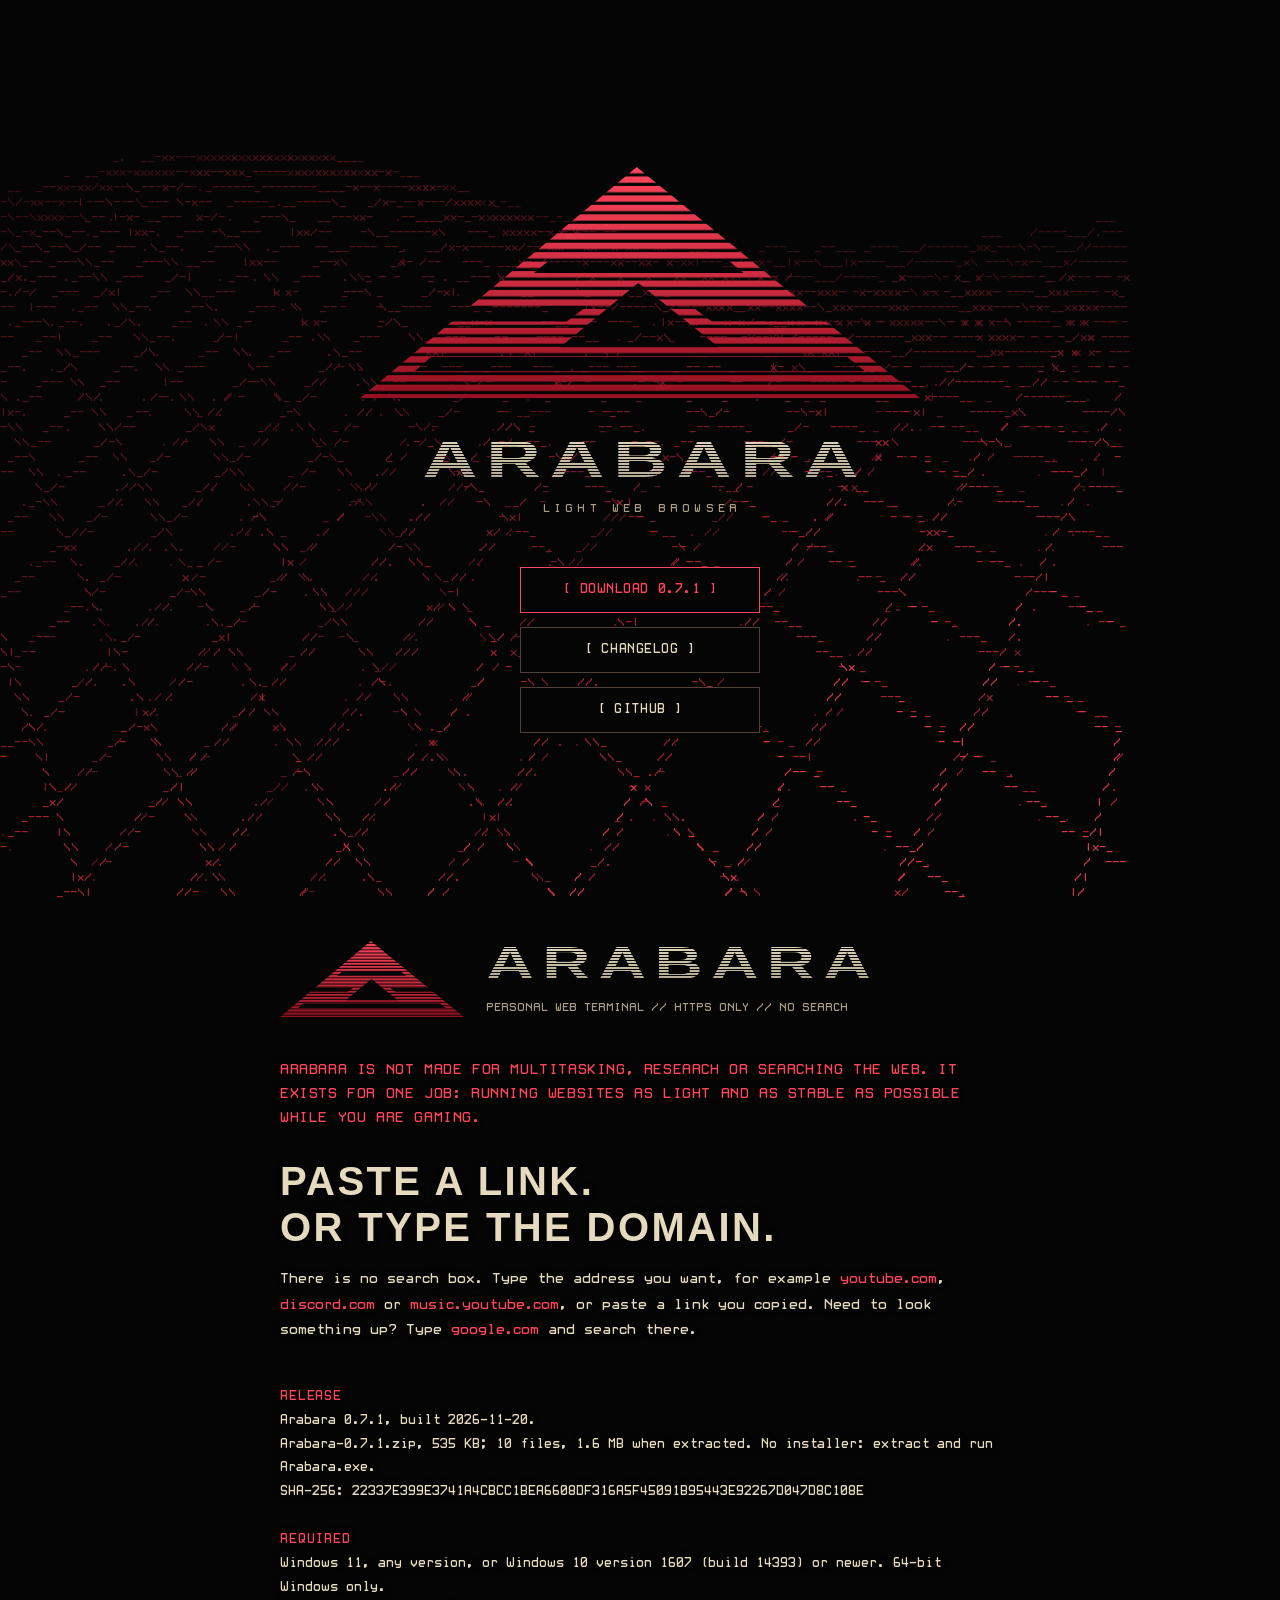
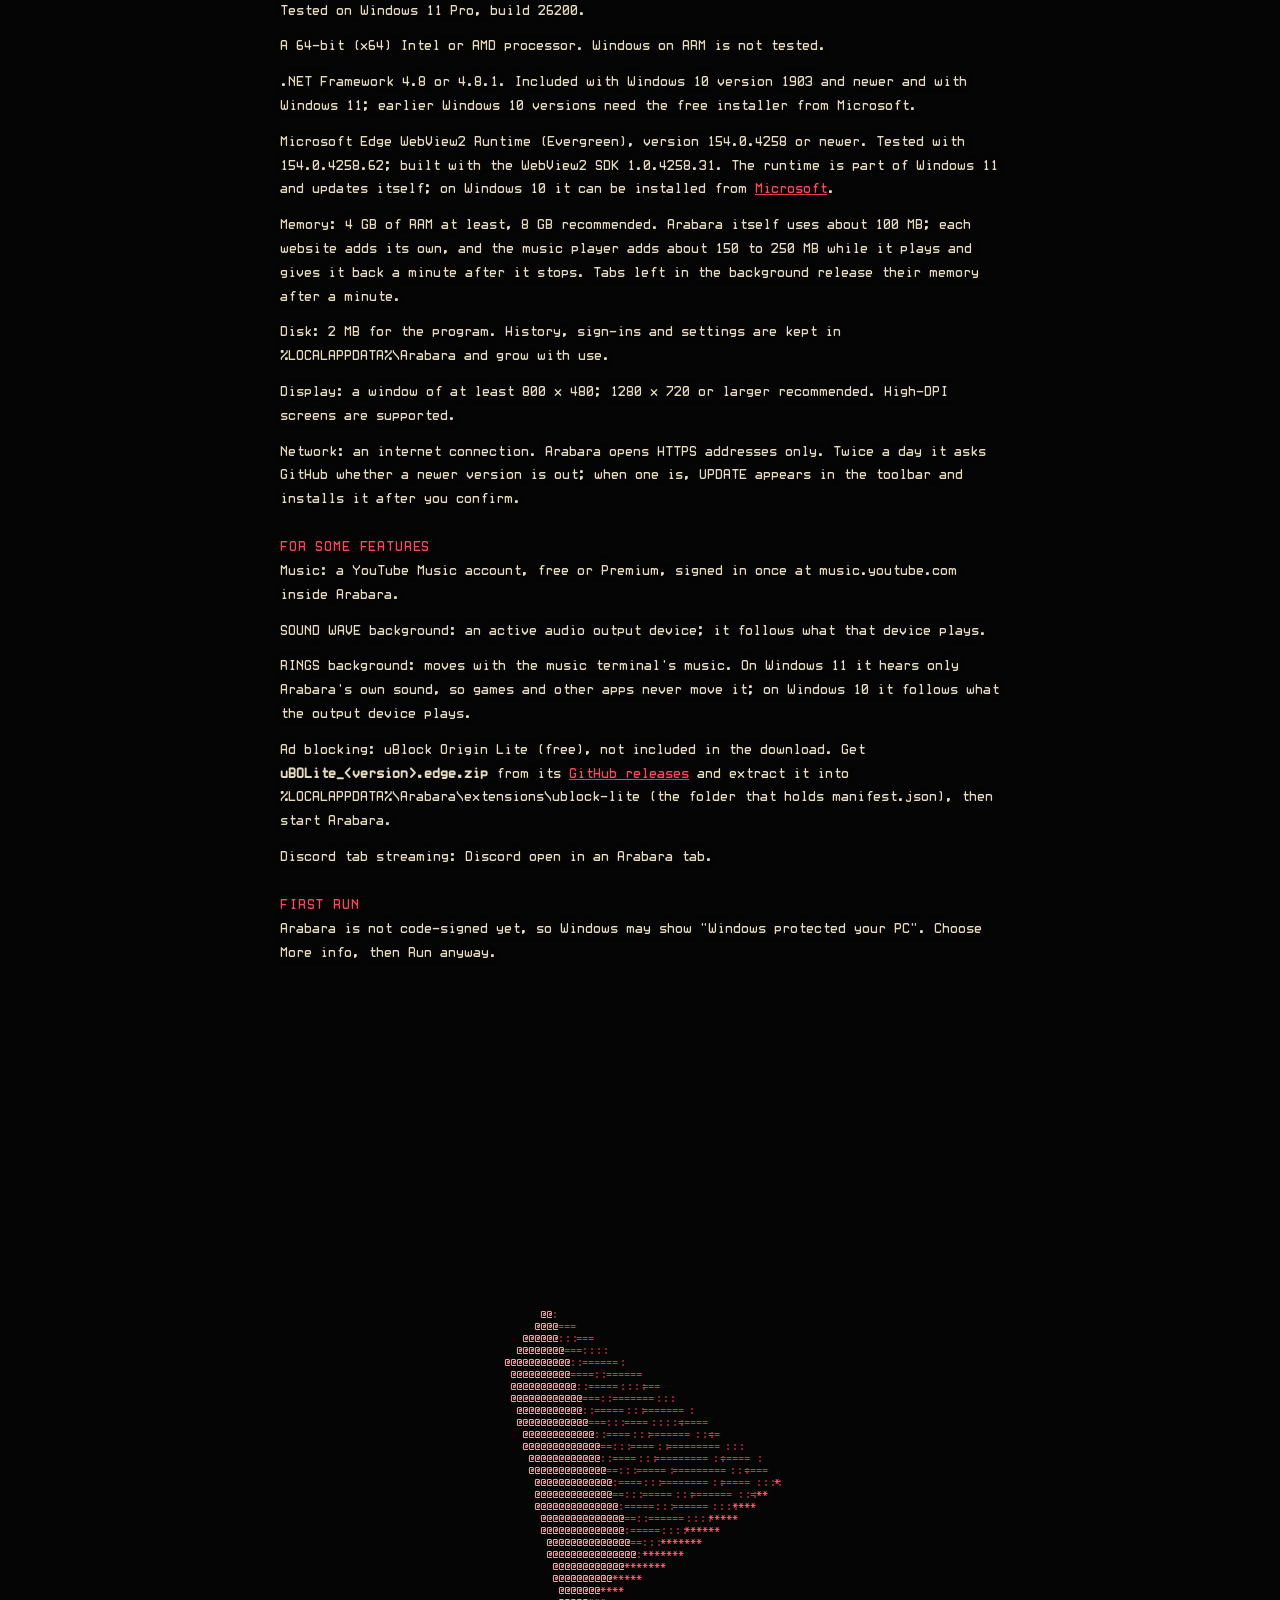
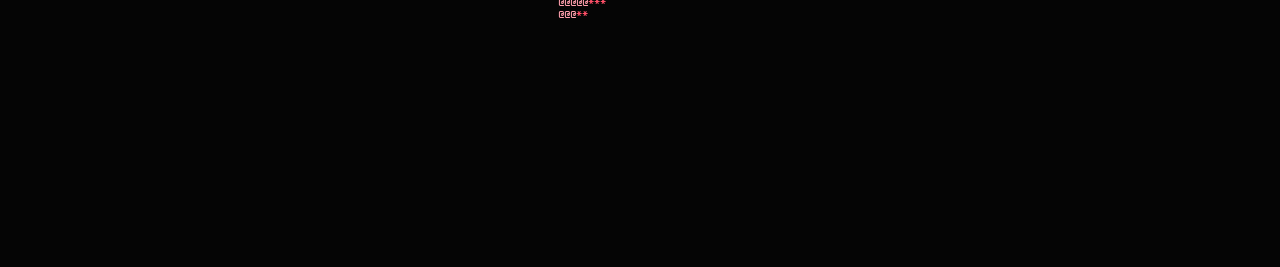
<file: site/index.html>
<!doctype html>
<html lang="en">
<head>
<meta charset="utf-8">
<meta name="viewport" content="width=device-width, initial-scale=1">
<title>Arabara</title>
<meta name="description" content="Download Arabara, a personal web terminal for Windows built on WebView2.">
<meta name="theme-color" content="#050505">
<link rel="icon" href="favicon.ico">
<link rel="stylesheet" href="style.css">
</head>
<body>
<canvas id="wave" class="backdrop" aria-hidden="true"></canvas>

<main>
  <section class="hero">
    <div class="hero-brand">
      <svg class="mark mark-wide" viewBox="0 0 1111 880" preserveAspectRatio="none" aria-hidden="true">
        <use href="#mark"/>
      </svg>
      <p class="hero-name" role="heading" aria-level="1">ARABARA</p>
      <p class="hero-kind">LIGHT WEB BROWSER</p>
    </div>
    <div class="actions">
      <a class="button primary" href="downloads/Arabara-0.7.1.zip" download>[ DOWNLOAD 0.7.1 ]</a>
      <a class="button" href="changelog.html">[ CHANGELOG ]</a>
      <a class="button" href="https://github.com/ruptav1/ArabaraWebBrowser" rel="noopener">[ GITHUB ]</a>
    </div>
  </section>

  <section class="about" id="about" aria-labelledby="name">
    <div class="lockup">
      <svg class="mark mark-small" viewBox="0 0 1111 880" preserveAspectRatio="none" aria-hidden="true"><use href="#mark"/></svg>
      <div>
        <h2 id="name" class="wordmark">ARABARA</h2>
        <p class="tagline">PERSONAL WEB TERMINAL // HTTPS ONLY // NO SEARCH</p>
      </div>
    </div>

    <div class="notice">
      <p class="purpose">ARABARA IS NOT MADE FOR MULTITASKING, RESEARCH OR SEARCHING THE WEB. IT EXISTS FOR ONE JOB: RUNNING WEBSITES AS LIGHT AND AS STABLE AS POSSIBLE WHILE YOU ARE GAMING.</p>
      <p class="paste">PASTE A LINK.<br>OR TYPE THE DOMAIN.</p>
      <p class="how">There is no search box. Type the address you want, for example <b>youtube.com</b>, <b>discord.com</b> or <b>music.youtube.com</b>, or paste a link you copied. Need to look something up? Type <b>google.com</b> and search there.</p>
    </div>

    <div class="spec">
      <h2>RELEASE</h2>
      <p>Arabara 0.7.1, built 2026-11-20.<br>
      <span id="package">Arabara-0.7.1.zip, 535 KB; 10 files, 1.6 MB when extracted</span>. No installer: extract and run Arabara.exe.<br>
      SHA-256: <span id="sha">22337E399E3741A4CBCC1BEA6608DF316A5F45091B95443E92267D047D8C108E</span></p>

      <h2>REQUIRED</h2>
      <p>Windows 11, any version, or Windows 10 version 1607 (build 14393) or newer. 64-bit Windows only.<br>
      Tested on Windows 11 Pro, build 26200.</p>
      <p>A 64-bit (x64) Intel or AMD processor. Windows on ARM is not tested.</p>
      <p>.NET Framework 4.8 or 4.8.1. Included with Windows 10 version 1903 and newer and with Windows 11; earlier Windows 10 versions need the free installer from Microsoft.</p>
      <p>Microsoft Edge WebView2 Runtime (Evergreen), version 154.0.4258 or newer. Tested with 154.0.4258.62; built with the WebView2 SDK 1.0.4258.31. The runtime is part of Windows 11 and updates itself; on Windows 10 it can be installed from <a href="https://developer.microsoft.com/microsoft-edge/webview2/" rel="noopener">Microsoft</a>.</p>
      <p>Memory: 4 GB of RAM at least, 8 GB recommended. Arabara itself uses about 100 MB; each website adds its own, and the music player adds about 150 to 250 MB while it plays and gives it back a minute after it stops. Tabs left in the background release their memory after a minute.</p>
      <p>Disk: 2 MB for the program. History, sign-ins and settings are kept in %LOCALAPPDATA%\Arabara and grow with use.</p>
      <p>Display: a window of at least 800 x 480; 1280 x 720 or larger recommended. High-DPI screens are supported.</p>
      <p>Network: an internet connection. Arabara opens HTTPS addresses only. Twice a day it asks GitHub whether a newer version is out; when one is, UPDATE appears in the toolbar and installs it after you confirm.</p>

      <h2>FOR SOME FEATURES</h2>
      <p>Music: a YouTube Music account, free or Premium, signed in once at music.youtube.com inside Arabara.</p>
      <p>SOUND WAVE background: an active audio output device; it follows what that device plays.</p>
      <p>RINGS background: moves with the music terminal's music. On Windows 11 it hears only Arabara's own sound, so games and other apps never move it; on Windows 10 it follows what the output device plays.</p>
      <p>Ad blocking: uBlock Origin Lite (free), not included in the download. Get <b>uBOLite_&lt;version&gt;.edge.zip</b> from its <a href="https://github.com/uBlockOrigin/uBOL-home/releases" rel="noopener">GitHub releases</a> and extract it into %LOCALAPPDATA%\Arabara\extensions\ublock-lite (the folder that holds manifest.json), then start Arabara.</p>
      <p>Discord tab streaming: Discord open in an Arabara tab.</p>

      <h2>FIRST RUN</h2>
      <p>Arabara is not code-signed yet, so Windows may show "Windows protected your PC". Choose More info, then Run anyway.</p>
    </div>
  </section>

  <section class="spin" id="spin" aria-label="Spinning Arabara mark">
    <canvas id="mark3d" aria-hidden="true"></canvas>
  </section>
</main>

<svg width="0" height="0" style="position:absolute" aria-hidden="true">
  <defs>
    <linearGradient id="markInk" x1="0" y1="0" x2="0" y2="1">
      <stop offset="0" stop-color="#ff465c"/>
      <stop offset="1" stop-color="#961022"/>
    </linearGradient>
    <pattern id="markStripes" width="1111" height="36" patternUnits="userSpaceOnUse">
      <rect width="1111" height="24" fill="#fff"/>
    </pattern>
    <mask id="markMask">
      <rect width="1111" height="880" fill="url(#markStripes)"/>
      <polygon fill="#000" points="109,776 1001,776 967,723 141,723"/>
      <polygon fill="#000" points="-400,588 410,588 443,540 -400,540"/>
      <polygon fill="#000" points="698,588 1500,588 1500,540 665,540"/>
      <polygon fill="#000" points="397,686 712,686 552,441"/>
      <polygon fill="#000" points="345,403 761,403 728,351 378,351"/>
    </mask>
    <g id="mark"><polygon points="0,880 1111,880 549,0" fill="url(#markInk)" mask="url(#markMask)"/></g>
  </defs>
</svg>
<script src="wave.js"></script>
<script src="mark.js"></script>
</body>
</html>
</file>
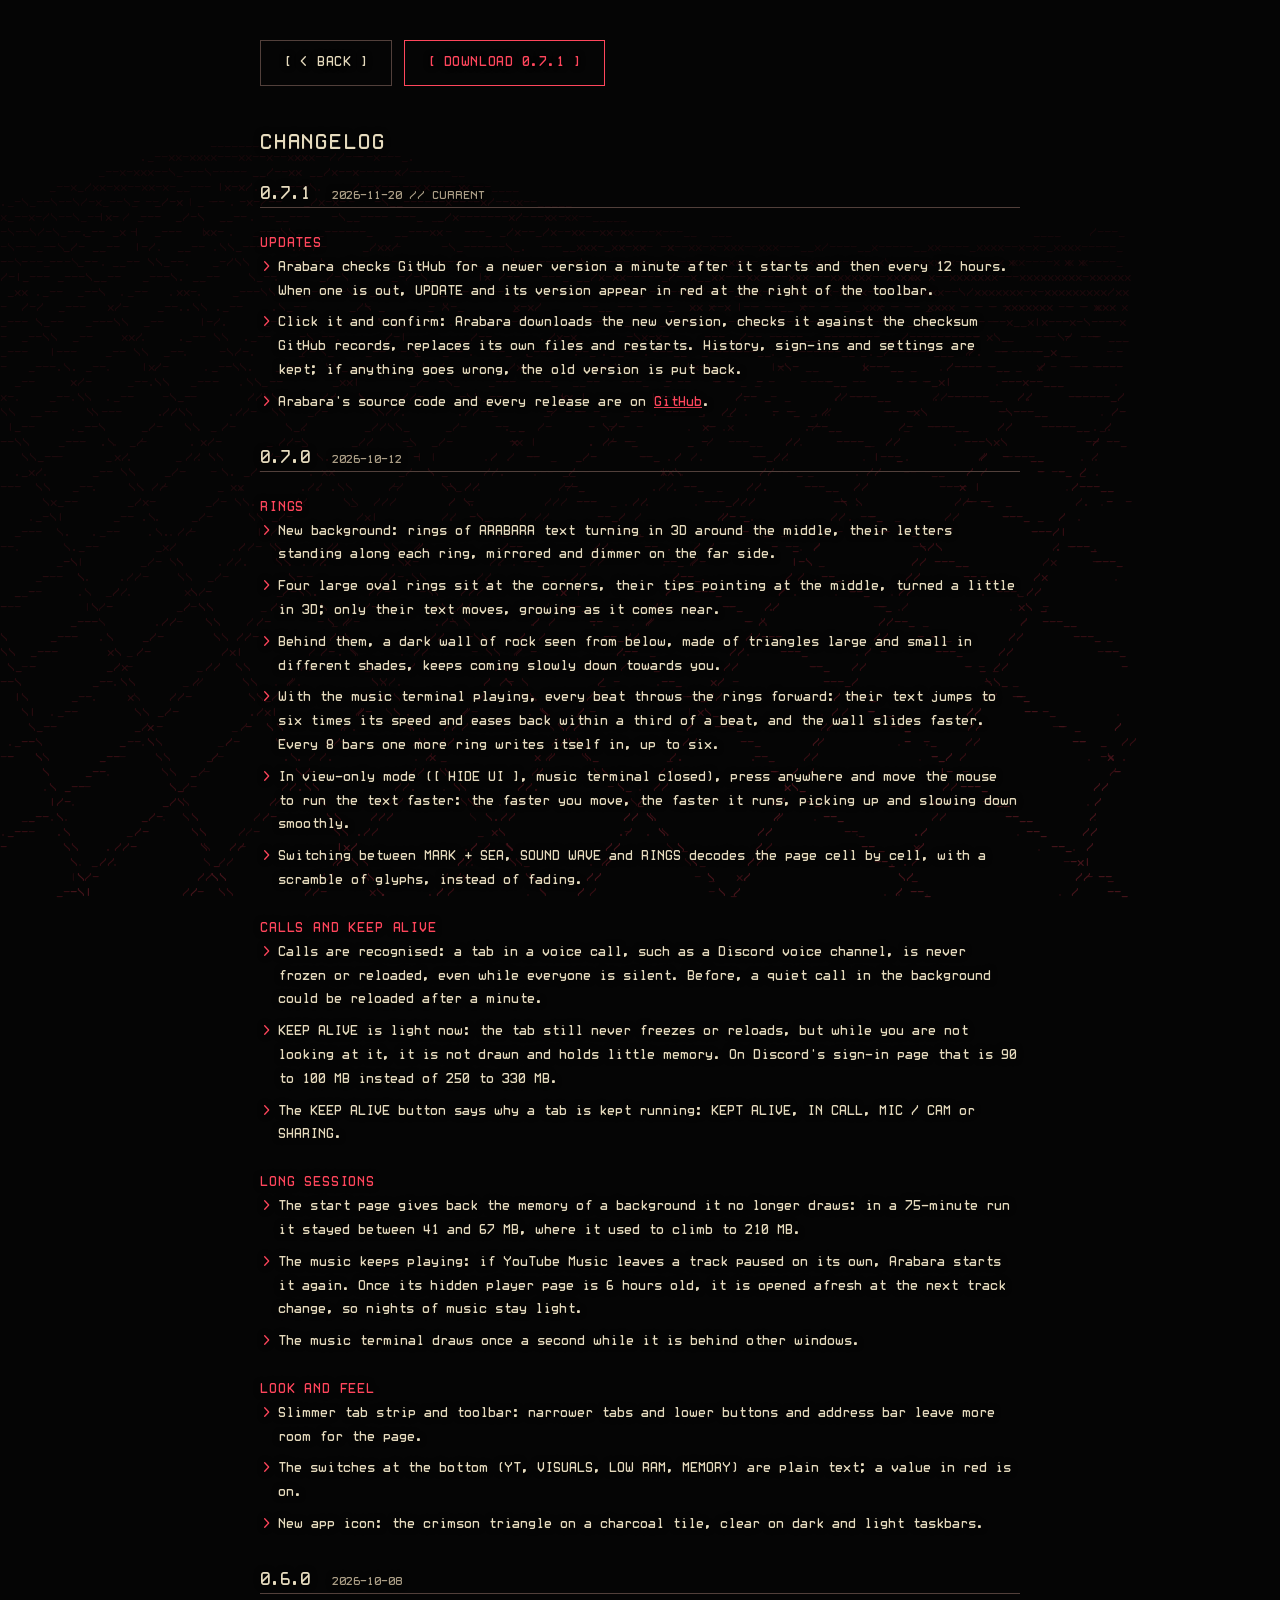
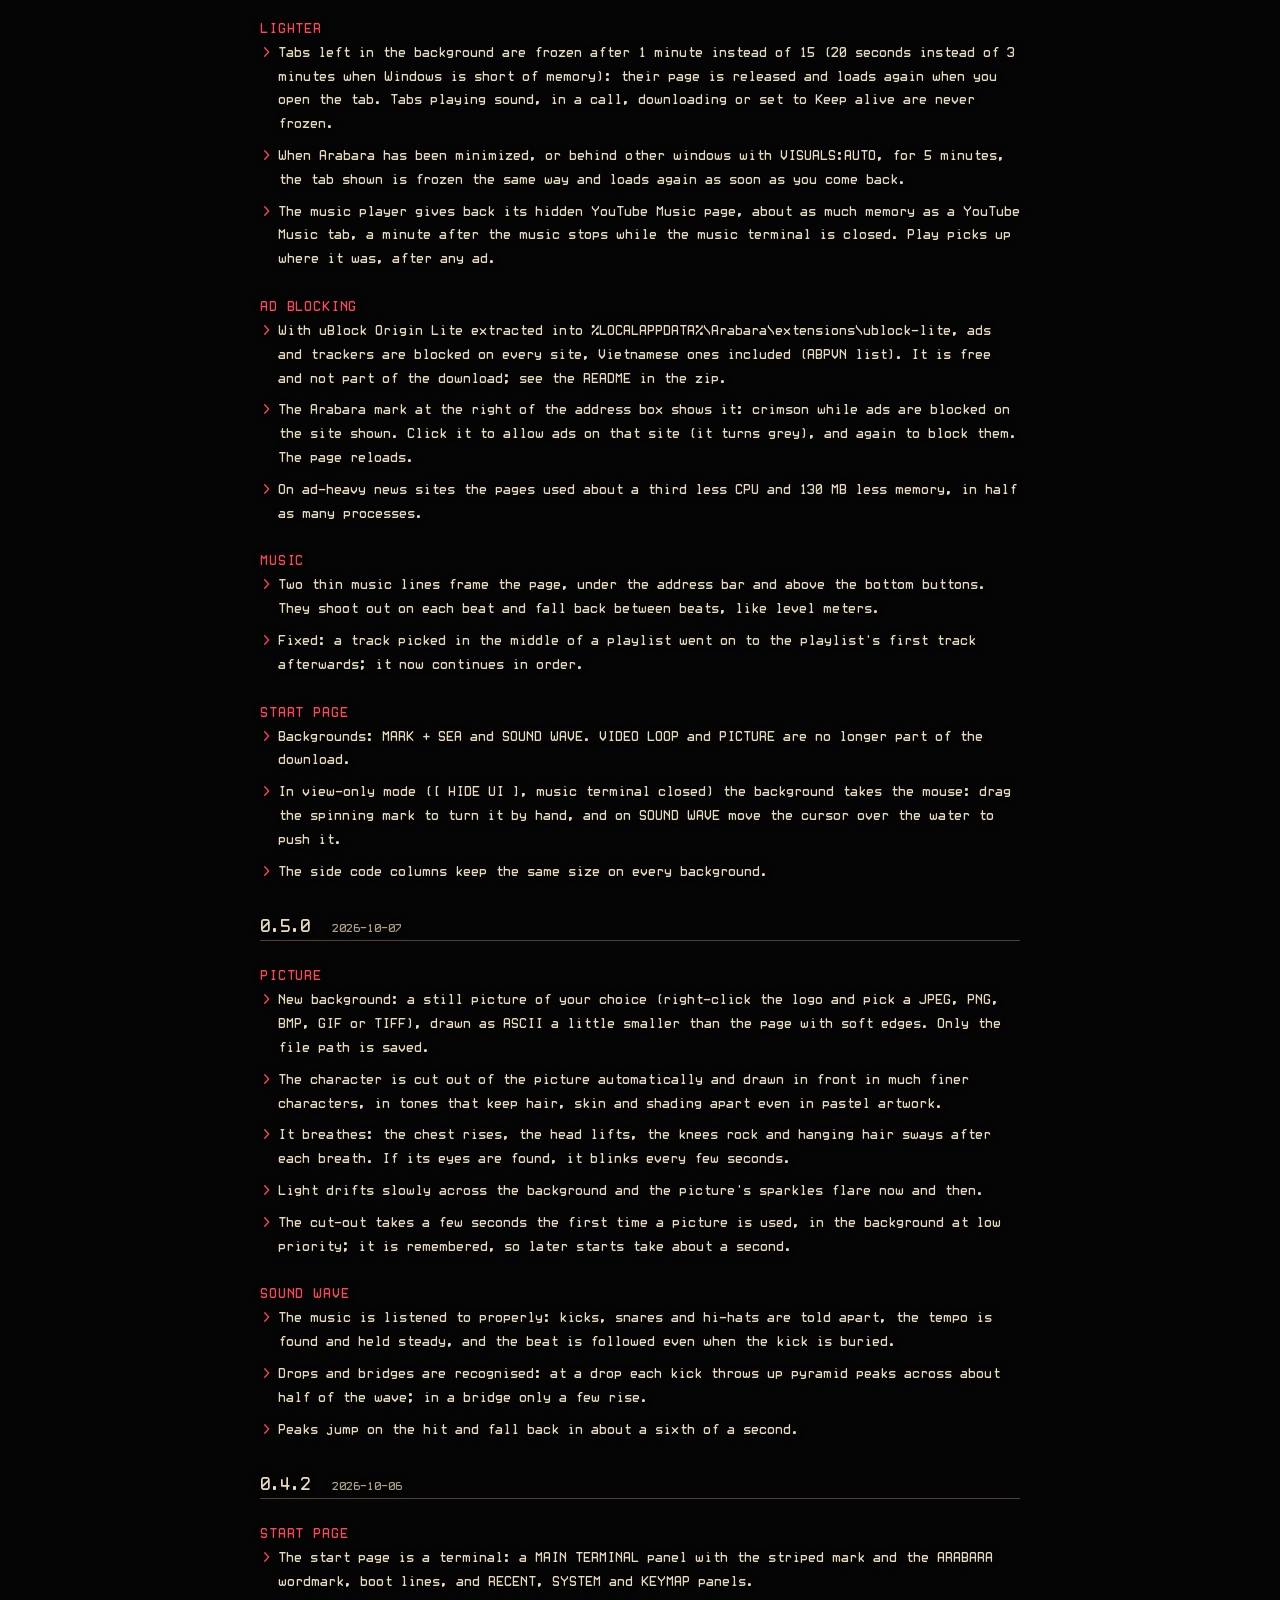
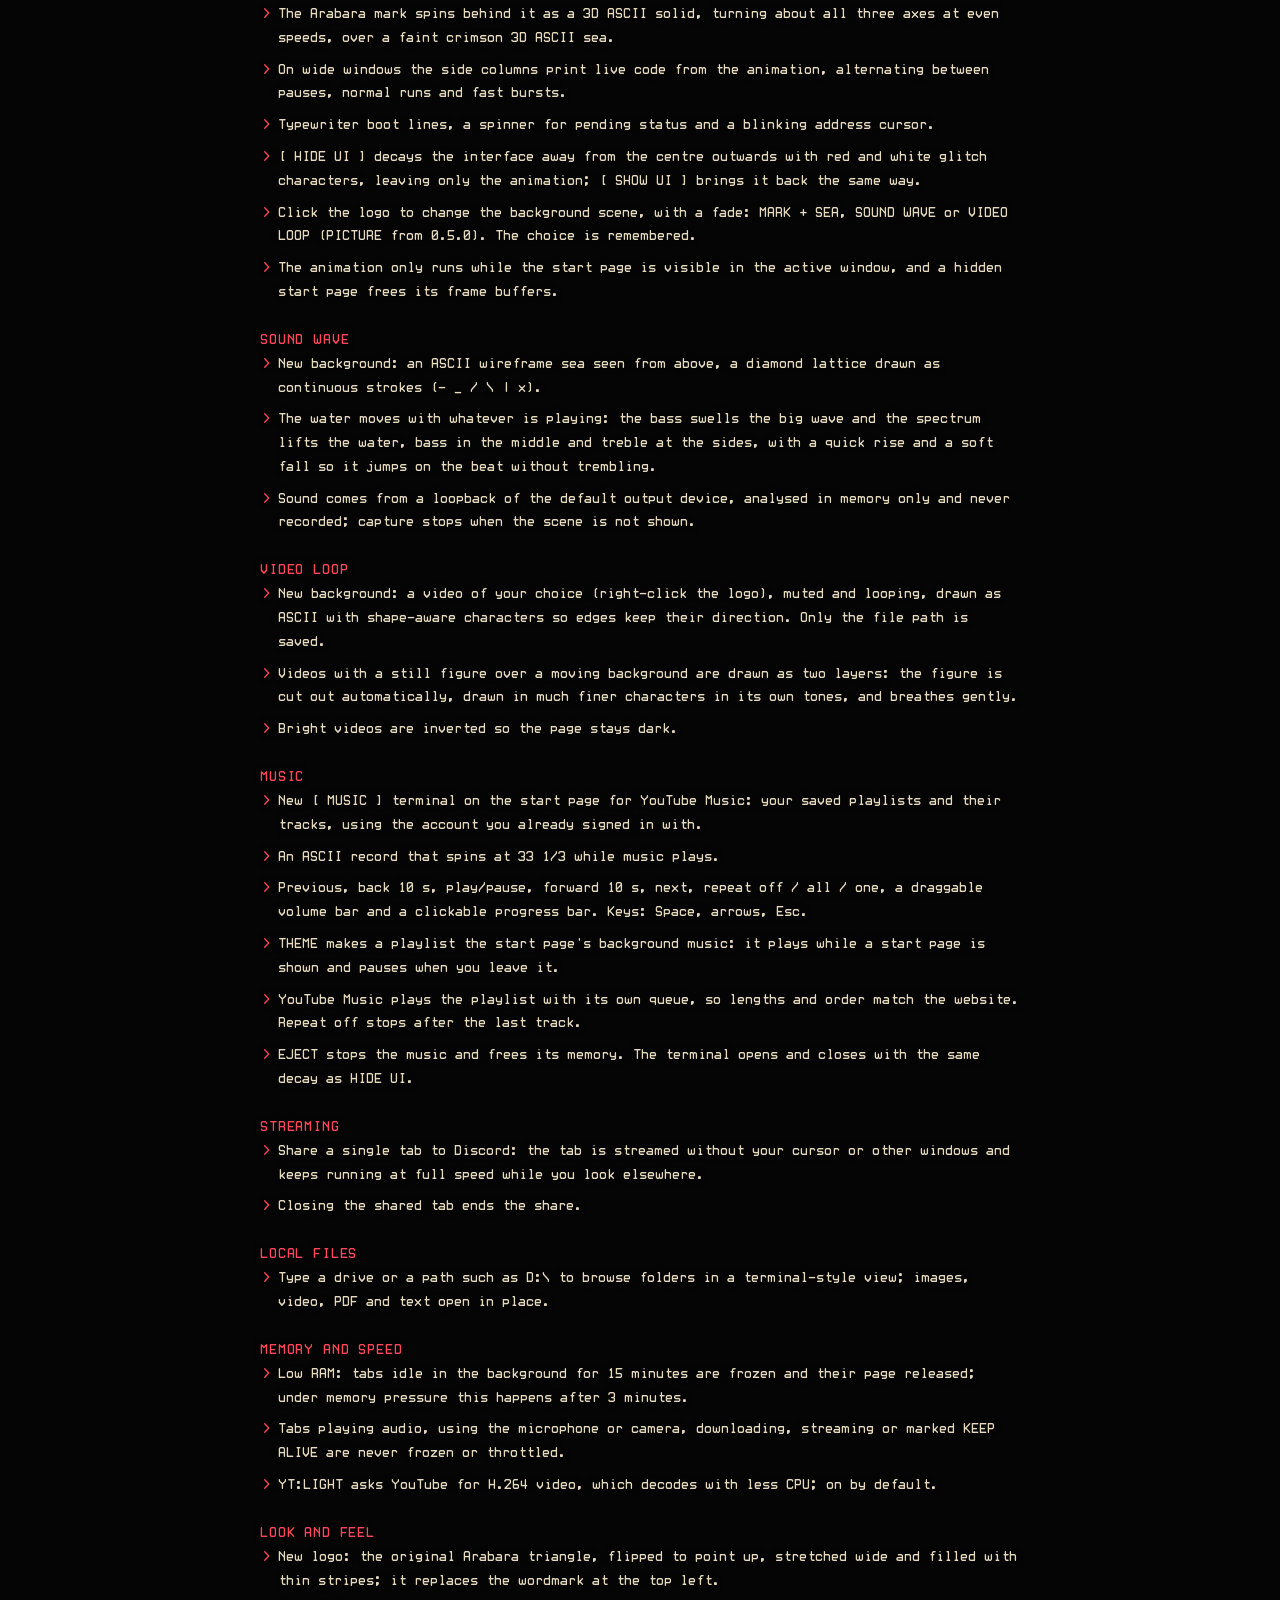
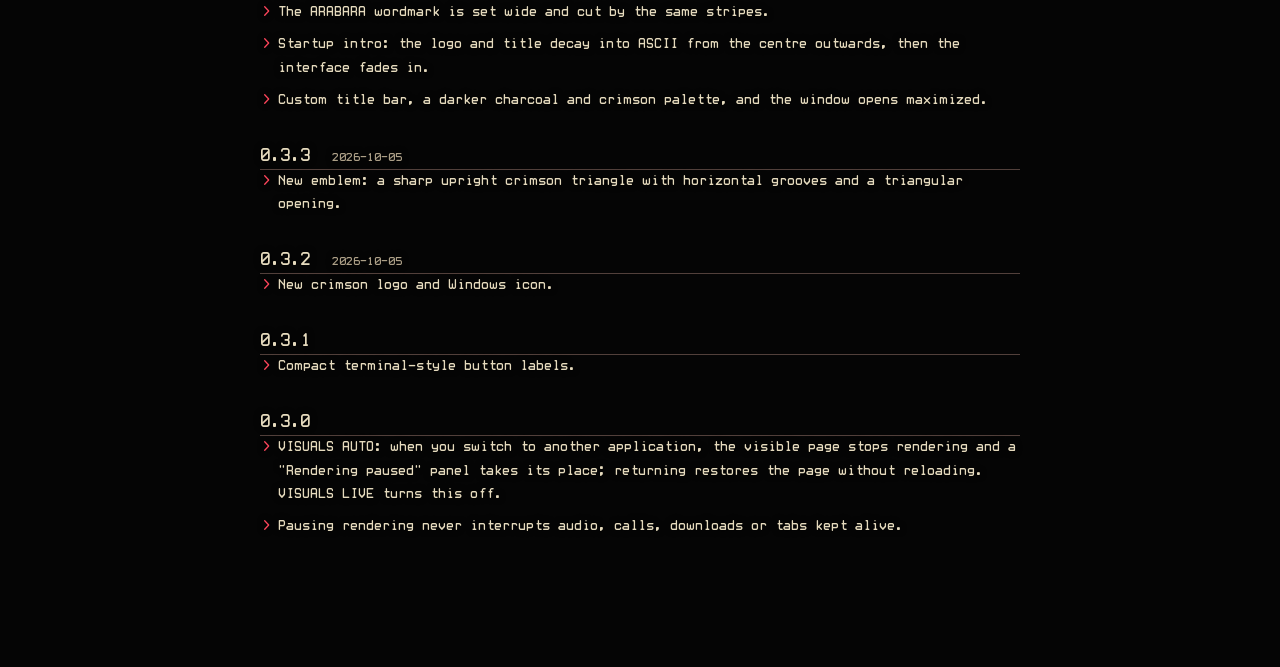
<file: site/changelog.html>
<!doctype html>
<html lang="en">
<head>
<meta charset="utf-8">
<meta name="viewport" content="width=device-width, initial-scale=1">
<title>Arabara Changelog</title>
<meta name="description" content="Everything that changed in each Arabara release.">
<meta name="theme-color" content="#050505">
<link rel="icon" href="favicon.ico">
<link rel="stylesheet" href="style.css">
</head>
<body>
<canvas id="wave" class="backdrop" aria-hidden="true"></canvas>

<main class="log">
  <nav><a class="button" href="index.html">[ &lt; BACK ]</a> <a class="button primary" href="downloads/Arabara-0.7.1.zip" download>[ DOWNLOAD 0.7.1 ]</a></nav>
  <h1>CHANGELOG</h1>

  <article>
    <h2>0.7.1 <span class="date">2026-11-20 // CURRENT</span></h2>

    <h3>UPDATES</h3>
    <ul>
      <li>Arabara checks GitHub for a newer version a minute after it starts and then every 12 hours. When one is out, UPDATE and its version appear in red at the right of the toolbar.</li>
      <li>Click it and confirm: Arabara downloads the new version, checks it against the checksum GitHub records, replaces its own files and restarts. History, sign-ins and settings are kept; if anything goes wrong, the old version is put back.</li>
      <li>Arabara's source code and every release are on <a href="https://github.com/ruptav1/ArabaraWebBrowser" rel="noopener">GitHub</a>.</li>
    </ul>
  </article>

  <article>
    <h2>0.7.0 <span class="date">2026-10-12</span></h2>

    <h3>RINGS</h3>
    <ul>
      <li>New background: rings of ARABARA text turning in 3D around the middle, their letters standing along each ring, mirrored and dimmer on the far side.</li>
      <li>Four large oval rings sit at the corners, their tips pointing at the middle, turned a little in 3D; only their text moves, growing as it comes near.</li>
      <li>Behind them, a dark wall of rock seen from below, made of triangles large and small in different shades, keeps coming slowly down towards you.</li>
      <li>With the music terminal playing, every beat throws the rings forward: their text jumps to six times its speed and eases back within a third of a beat, and the wall slides faster. Every 8 bars one more ring writes itself in, up to six.</li>
      <li>In view-only mode ([ HIDE UI ], music terminal closed), press anywhere and move the mouse to run the text faster: the faster you move, the faster it runs, picking up and slowing down smoothly.</li>
      <li>Switching between MARK + SEA, SOUND WAVE and RINGS decodes the page cell by cell, with a scramble of glyphs, instead of fading.</li>
    </ul>

    <h3>CALLS AND KEEP ALIVE</h3>
    <ul>
      <li>Calls are recognised: a tab in a voice call, such as a Discord voice channel, is never frozen or reloaded, even while everyone is silent. Before, a quiet call in the background could be reloaded after a minute.</li>
      <li>KEEP ALIVE is light now: the tab still never freezes or reloads, but while you are not looking at it, it is not drawn and holds little memory. On Discord's sign-in page that is 90 to 100 MB instead of 250 to 330 MB.</li>
      <li>The KEEP ALIVE button says why a tab is kept running: KEPT ALIVE, IN CALL, MIC / CAM or SHARING.</li>
    </ul>

    <h3>LONG SESSIONS</h3>
    <ul>
      <li>The start page gives back the memory of a background it no longer draws: in a 75-minute run it stayed between 41 and 67 MB, where it used to climb to 210 MB.</li>
      <li>The music keeps playing: if YouTube Music leaves a track paused on its own, Arabara starts it again. Once its hidden player page is 6 hours old, it is opened afresh at the next track change, so nights of music stay light.</li>
      <li>The music terminal draws once a second while it is behind other windows.</li>
    </ul>

    <h3>LOOK AND FEEL</h3>
    <ul>
      <li>Slimmer tab strip and toolbar: narrower tabs and lower buttons and address bar leave more room for the page.</li>
      <li>The switches at the bottom (YT, VISUALS, LOW RAM, MEMORY) are plain text; a value in red is on.</li>
      <li>New app icon: the crimson triangle on a charcoal tile, clear on dark and light taskbars.</li>
    </ul>
  </article>

  <article>
    <h2>0.6.0 <span class="date">2026-10-08</span></h2>

    <h3>LIGHTER</h3>
    <ul>
      <li>Tabs left in the background are frozen after 1 minute instead of 15 (20 seconds instead of 3 minutes when Windows is short of memory): their page is released and loads again when you open the tab. Tabs playing sound, in a call, downloading or set to Keep alive are never frozen.</li>
      <li>When Arabara has been minimized, or behind other windows with VISUALS:AUTO, for 5 minutes, the tab shown is frozen the same way and loads again as soon as you come back.</li>
      <li>The music player gives back its hidden YouTube Music page, about as much memory as a YouTube Music tab, a minute after the music stops while the music terminal is closed. Play picks up where it was, after any ad.</li>
    </ul>

    <h3>AD BLOCKING</h3>
    <ul>
      <li>With uBlock Origin Lite extracted into %LOCALAPPDATA%\Arabara\extensions\ublock-lite, ads and trackers are blocked on every site, Vietnamese ones included (ABPVN list). It is free and not part of the download; see the README in the zip.</li>
      <li>The Arabara mark at the right of the address box shows it: crimson while ads are blocked on the site shown. Click it to allow ads on that site (it turns grey), and again to block them. The page reloads.</li>
      <li>On ad-heavy news sites the pages used about a third less CPU and 130 MB less memory, in half as many processes.</li>
    </ul>

    <h3>MUSIC</h3>
    <ul>
      <li>Two thin music lines frame the page, under the address bar and above the bottom buttons. They shoot out on each beat and fall back between beats, like level meters.</li>
      <li>Fixed: a track picked in the middle of a playlist went on to the playlist's first track afterwards; it now continues in order.</li>
    </ul>

    <h3>START PAGE</h3>
    <ul>
      <li>Backgrounds: MARK + SEA and SOUND WAVE. VIDEO LOOP and PICTURE are no longer part of the download.</li>
      <li>In view-only mode ([ HIDE UI ], music terminal closed) the background takes the mouse: drag the spinning mark to turn it by hand, and on SOUND WAVE move the cursor over the water to push it.</li>
      <li>The side code columns keep the same size on every background.</li>
    </ul>
  </article>

  <article>
    <h2>0.5.0 <span class="date">2026-10-07</span></h2>

    <h3>PICTURE</h3>
    <ul>
      <li>New background: a still picture of your choice (right-click the logo and pick a JPEG, PNG, BMP, GIF or TIFF), drawn as ASCII a little smaller than the page with soft edges. Only the file path is saved.</li>
      <li>The character is cut out of the picture automatically and drawn in front in much finer characters, in tones that keep hair, skin and shading apart even in pastel artwork.</li>
      <li>It breathes: the chest rises, the head lifts, the knees rock and hanging hair sways after each breath. If its eyes are found, it blinks every few seconds.</li>
      <li>Light drifts slowly across the background and the picture's sparkles flare now and then.</li>
      <li>The cut-out takes a few seconds the first time a picture is used, in the background at low priority; it is remembered, so later starts take about a second.</li>
    </ul>

    <h3>SOUND WAVE</h3>
    <ul>
      <li>The music is listened to properly: kicks, snares and hi-hats are told apart, the tempo is found and held steady, and the beat is followed even when the kick is buried.</li>
      <li>Drops and bridges are recognised: at a drop each kick throws up pyramid peaks across about half of the wave; in a bridge only a few rise.</li>
      <li>Peaks jump on the hit and fall back in about a sixth of a second.</li>
    </ul>
  </article>

  <article>
    <h2>0.4.2 <span class="date">2026-10-06</span></h2>

    <h3>START PAGE</h3>
    <ul>
      <li>The start page is a terminal: a MAIN TERMINAL panel with the striped mark and the ARABARA wordmark, boot lines, and RECENT, SYSTEM and KEYMAP panels.</li>
      <li>The Arabara mark spins behind it as a 3D ASCII solid, turning about all three axes at even speeds, over a faint crimson 3D ASCII sea.</li>
      <li>On wide windows the side columns print live code from the animation, alternating between pauses, normal runs and fast bursts.</li>
      <li>Typewriter boot lines, a spinner for pending status and a blinking address cursor.</li>
      <li>[ HIDE UI ] decays the interface away from the centre outwards with red and white glitch characters, leaving only the animation; [ SHOW UI ] brings it back the same way.</li>
      <li>Click the logo to change the background scene, with a fade: MARK + SEA, SOUND WAVE or VIDEO LOOP (PICTURE from 0.5.0). The choice is remembered.</li>
      <li>The animation only runs while the start page is visible in the active window, and a hidden start page frees its frame buffers.</li>
    </ul>

    <h3>SOUND WAVE</h3>
    <ul>
      <li>New background: an ASCII wireframe sea seen from above, a diamond lattice drawn as continuous strokes (- _ / \ | x).</li>
      <li>The water moves with whatever is playing: the bass swells the big wave and the spectrum lifts the water, bass in the middle and treble at the sides, with a quick rise and a soft fall so it jumps on the beat without trembling.</li>
      <li>Sound comes from a loopback of the default output device, analysed in memory only and never recorded; capture stops when the scene is not shown.</li>
    </ul>

    <h3>VIDEO LOOP</h3>
    <ul>
      <li>New background: a video of your choice (right-click the logo), muted and looping, drawn as ASCII with shape-aware characters so edges keep their direction. Only the file path is saved.</li>
      <li>Videos with a still figure over a moving background are drawn as two layers: the figure is cut out automatically, drawn in much finer characters in its own tones, and breathes gently.</li>
      <li>Bright videos are inverted so the page stays dark.</li>
    </ul>

    <h3>MUSIC</h3>
    <ul>
      <li>New [ MUSIC ] terminal on the start page for YouTube Music: your saved playlists and their tracks, using the account you already signed in with.</li>
      <li>An ASCII record that spins at 33 1/3 while music plays.</li>
      <li>Previous, back 10 s, play/pause, forward 10 s, next, repeat off / all / one, a draggable volume bar and a clickable progress bar. Keys: Space, arrows, Esc.</li>
      <li>THEME makes a playlist the start page's background music: it plays while a start page is shown and pauses when you leave it.</li>
      <li>YouTube Music plays the playlist with its own queue, so lengths and order match the website. Repeat off stops after the last track.</li>
      <li>EJECT stops the music and frees its memory. The terminal opens and closes with the same decay as HIDE UI.</li>
    </ul>

    <h3>STREAMING</h3>
    <ul>
      <li>Share a single tab to Discord: the tab is streamed without your cursor or other windows and keeps running at full speed while you look elsewhere.</li>
      <li>Closing the shared tab ends the share.</li>
    </ul>

    <h3>LOCAL FILES</h3>
    <ul>
      <li>Type a drive or a path such as D:\ to browse folders in a terminal-style view; images, video, PDF and text open in place.</li>
    </ul>

    <h3>MEMORY AND SPEED</h3>
    <ul>
      <li>Low RAM: tabs idle in the background for 15 minutes are frozen and their page released; under memory pressure this happens after 3 minutes.</li>
      <li>Tabs playing audio, using the microphone or camera, downloading, streaming or marked KEEP ALIVE are never frozen or throttled.</li>
      <li>YT:LIGHT asks YouTube for H.264 video, which decodes with less CPU; on by default.</li>
    </ul>

    <h3>LOOK AND FEEL</h3>
    <ul>
      <li>New logo: the original Arabara triangle, flipped to point up, stretched wide and filled with thin stripes; it replaces the wordmark at the top left.</li>
      <li>The ARABARA wordmark is set wide and cut by the same stripes.</li>
      <li>Startup intro: the logo and title decay into ASCII from the centre outwards, then the interface fades in.</li>
      <li>Custom title bar, a darker charcoal and crimson palette, and the window opens maximized.</li>
    </ul>
  </article>

  <article>
    <h2>0.3.3 <span class="date">2026-10-05</span></h2>
    <ul>
      <li>New emblem: a sharp upright crimson triangle with horizontal grooves and a triangular opening.</li>
    </ul>
  </article>

  <article>
    <h2>0.3.2 <span class="date">2026-10-05</span></h2>
    <ul>
      <li>New crimson logo and Windows icon.</li>
    </ul>
  </article>

  <article>
    <h2>0.3.1</h2>
    <ul>
      <li>Compact terminal-style button labels.</li>
    </ul>
  </article>

  <article>
    <h2>0.3.0</h2>
    <ul>
      <li>VISUALS AUTO: when you switch to another application, the visible page stops rendering and a "Rendering paused" panel takes its place; returning restores the page without reloading. VISUALS LIVE turns this off.</li>
      <li>Pausing rendering never interrupts audio, calls, downloads or tabs kept alive.</li>
    </ul>
  </article>
</main>
<script src="wave.js"></script>
</body>
</html>
</file>
<file: site/style.css>
/* Arabara site: the app's palette and type, kept plain. */
@font-face {
  font-family: "White Rabbit";
  /* White Rabbit (MIT-style licence, fonts/WhiteRabbit-LICENSE.txt) with its character map
     rebuilt so browsers accept it; the glyphs are unchanged. */
  src: url("fonts/WhiteRabbit-web.woff") format("woff"), url("fonts/WhiteRabbit-web.ttf") format("truetype");
  font-display: swap;
}

:root {
  --canvas: #050505;
  --active: #2e1015;
  --border: #52403b;
  --ink: #e5dabd;
  --muted: #ac9f87;
  --faint: #6e6458;
  --accent: #ff465c;
  --mono: "White Rabbit", Consolas, "Cascadia Mono", monospace;
  --wide: "Bahnschrift SemiBold", Bahnschrift, "DIN Alternate", "Barlow Semi Condensed", "Segoe UI Semibold", sans-serif;
}

* { box-sizing: border-box; }
html { background: var(--canvas); scroll-behavior: smooth; }
body {
  margin: 0; background: var(--canvas); color: var(--ink);
  font: 14px/1.7 var(--mono); overflow-x: hidden;
}
a { color: var(--accent); }

/* The music wave behind everything. */
.backdrop { position: fixed; inset: 0; width: 100%; height: 100%; z-index: 0; pointer-events: none; }
main { position: relative; z-index: 1; }

.button {
  display: inline-block; padding: 10px 22px; border: 1px solid var(--border);
  background: var(--canvas); color: var(--ink); text-decoration: none; letter-spacing: .04em;
}
.button.primary { color: var(--accent); border-color: var(--accent); }
.button:hover, .button:focus-visible { background: var(--active); color: var(--accent); outline: none; }

/* 1: the wide mark, Download and Changelog, centred on the first screen. */
.hero {
  min-height: 100vh; display: flex; flex-direction: column; align-items: center; justify-content: center;
  gap: 48px; padding: 24px 16px;
}
.hero-brand { display: flex; flex-direction: column; align-items: center; }
.mark-wide { width: min(560px, 86vw); height: calc(min(560px, 86vw) * 76 / 184); }
/* The wordmark under the mark, set wide and cut by the same stripes. */
.hero-name {
  margin: 34px 0 0; font: 600 52px/1 var(--wide); letter-spacing: .12em; padding-left: .12em;
  transform: scaleX(1.45); white-space: nowrap;
  background: linear-gradient(var(--ink), #aca38e); -webkit-background-clip: text; background-clip: text; -webkit-text-fill-color: transparent;
  -webkit-mask-image: repeating-linear-gradient(to bottom, #000 0 2px, transparent 2px 3px);
          mask-image: repeating-linear-gradient(to bottom, #000 0 2px, transparent 2px 3px);
}
.hero-kind { margin: 14px 0 0; color: var(--muted); font-size: 12px; letter-spacing: .35em; padding-left: .35em; }
.actions { display: flex; flex-direction: column; align-items: center; gap: 14px; }
.actions .button { min-width: 240px; text-align: center; }

/* 2: the full logo, then plain text. */
.about { width: min(720px, calc(100% - 32px)); margin: 0 auto; padding: 40px 0 80px; }
.lockup { display: flex; align-items: center; gap: 22px; margin-bottom: 40px; }
.mark-small { width: 184px; height: 76px; flex: none; }
.wordmark {
  margin: 0; font: 600 46px/1 var(--wide); letter-spacing: .12em; white-space: nowrap;
  transform: scaleX(1.45); transform-origin: left center;
  background: linear-gradient(var(--ink), #aca38e); -webkit-background-clip: text; background-clip: text; -webkit-text-fill-color: transparent;
  -webkit-mask-image: repeating-linear-gradient(to bottom, #000 0 2px, transparent 2px 3px);
          mask-image: repeating-linear-gradient(to bottom, #000 0 2px, transparent 2px 3px);
}
.tagline { margin: 12px 0 0; color: var(--muted); font-size: 12px; }
/* What Arabara is for, and how to open a page: above the details, big and plain. */
.notice { margin: 0 0 48px; text-shadow: 0 0 6px var(--canvas), 0 0 2px var(--canvas); }
.purpose { margin: 0 0 28px; color: var(--accent); font-size: 15px; line-height: 1.6; letter-spacing: .04em; }
.paste { margin: 0 0 16px; font: 600 40px/1.15 var(--wide); letter-spacing: .06em; color: var(--ink); }
.how { margin: 0; color: var(--ink); font-size: 15px; }
.how b { color: var(--accent); font-weight: normal; }
.spec, .log { text-shadow: 0 0 6px var(--canvas), 0 0 2px var(--canvas); }
.spec h2, .log h3 { margin: 30px 0 8px; font: 14px var(--mono); color: var(--accent); letter-spacing: .06em; }
.spec p { margin: 0 0 12px; color: var(--ink); }

/* 3: the spinning ASCII mark, medium size, at the end. */
.spin { min-height: 90vh; display: flex; align-items: center; justify-content: center; padding: 40px 0; }
#mark3d { width: min(620px, 92vw); height: min(500px, 74vw); }

/* Changelog page. */
.log { width: min(760px, calc(100% - 32px)); margin: 0 auto; padding: 40px 0 120px; }
.log nav { display: flex; flex-wrap: wrap; gap: 12px; }
.log h1 { margin: 48px 0 8px; font: 22px var(--mono); letter-spacing: .08em; }
.log article { margin-top: 36px; }
.log h2 { margin: 0; font: 18px var(--mono); color: var(--ink); border-bottom: 1px solid var(--border); padding-bottom: 6px; }
.log .date { color: var(--muted); font-size: 12px; margin-left: 12px; }
.log ul { margin: 0; padding: 0 0 0 18px; }
.log li { margin: 0 0 8px; color: var(--ink); }
.log li::marker { content: "> "; color: var(--accent); }

@media (max-width: 640px) {
  body { font-size: 13px; }
  .hero { gap: 36px; }
  .lockup { flex-direction: column; align-items: flex-start; gap: 14px; }
  .mark-small { width: 128px; height: 53px; }
  .wordmark { font-size: 30px; transform: scaleX(1.3); }
  .hero-name { font-size: 34px; transform: scaleX(1.3); }
  .paste { font-size: 28px; }
}
</file>
